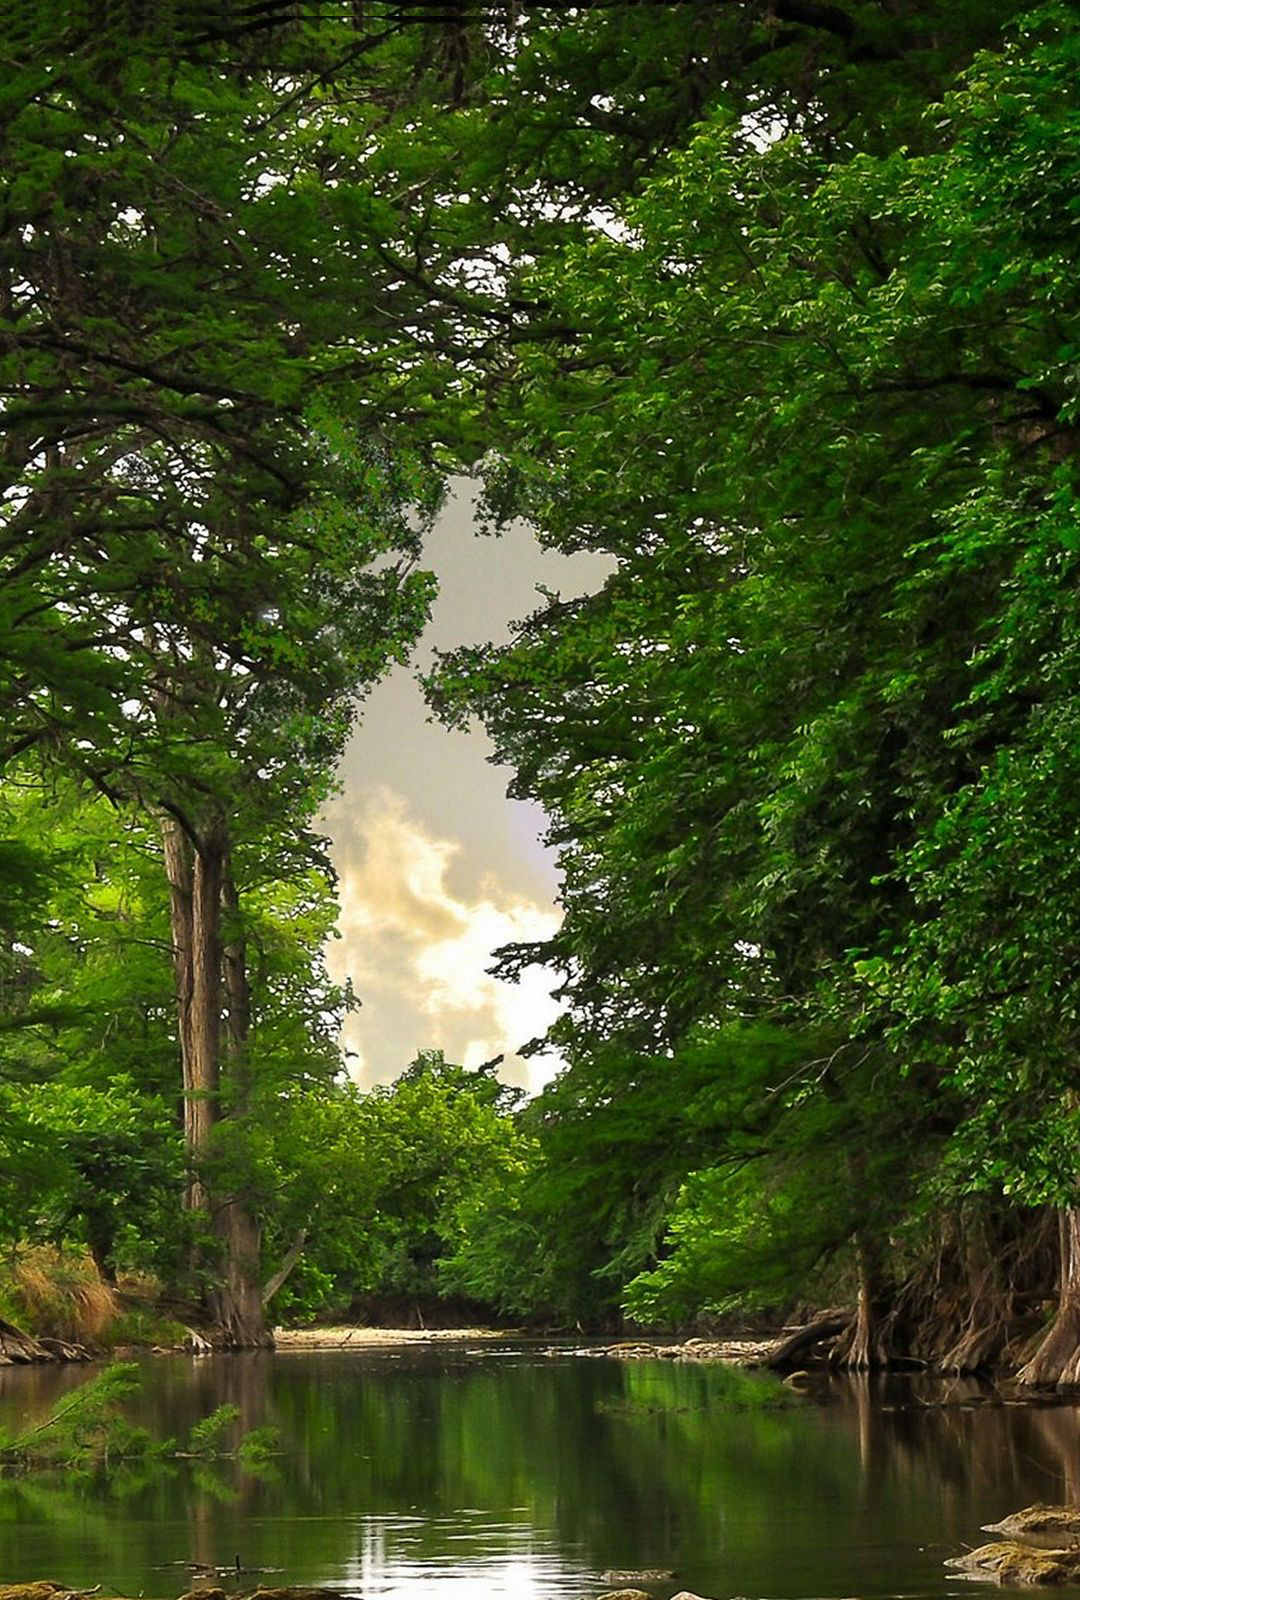
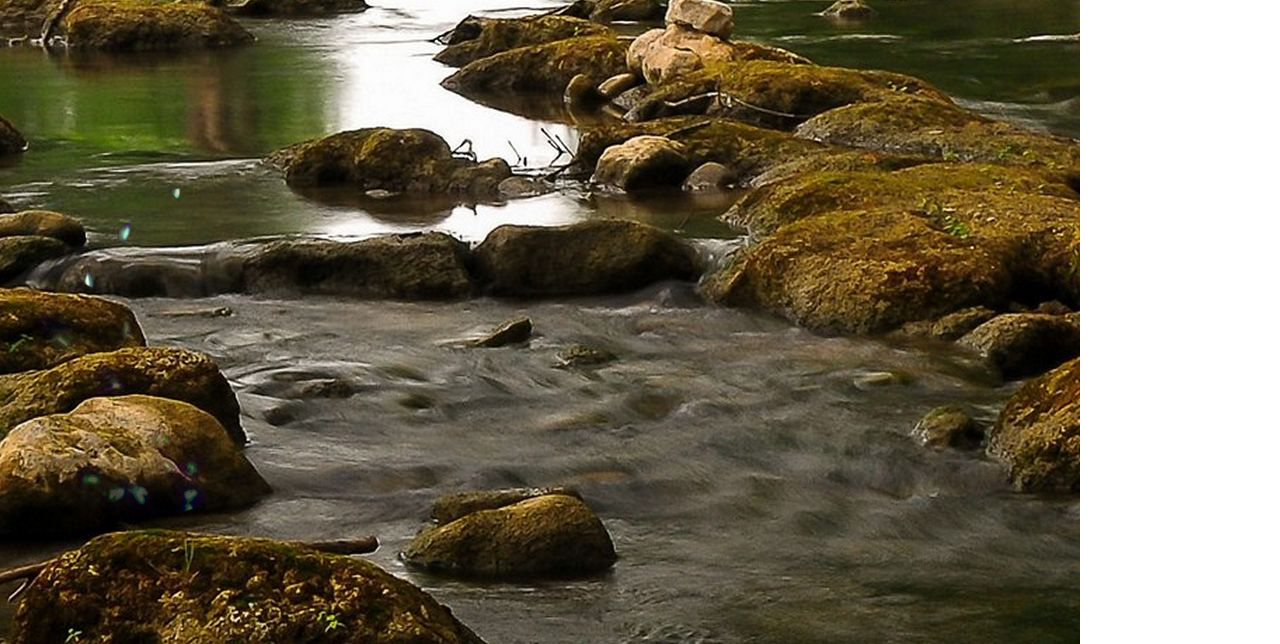
<file: index.html>
<!doctype html>
<html>
<head>
<meta charset="utf-8">
<title>The Little Things in Life</title>
	
<!-- 

there are time in our lives when we get so busy... we forget about 
          the little things in life

sometimes we don't appreciate those things...

-->
<link href="style.css" rel="stylesheet" type="text/css">

<style>
	li{
		cursor: pointer;		
	}
</style>
</head>

<body>
	<img src="P2Images/forest_BG.jpg" class="BGForest" alt="Background"/>
	
	<img src="P2Images/strangeanimal.png" class="Strangeanimal" alt="Strange Animal"/>
	
	<a href="Page4.html" target="blank"> 
		<img src="P2Images/lefttrees.png" class="Lefttrees" alt="Left trees"/>
	</a>
	
	<img src="P2Images/righttrees.png" class="RightTrees" 
	alt="Right Trees"/>
	
	
<ul>
		
	<li><img src="P2Images/river.png" class="River" onclick="playAudio()" 
	alt="River"/> </li>
	
</ul>		
	
<!-- 

					nature is often overlooked 
										and we don't notice
													the running water of the pond....
																nature's night lights, fireflies...
	

										and

				we overlook the beauty of it

-->

<a href="Page2.html" target="blank">
	<img src="P2Images/fireflies.png" class="Fireflies" alt="Fireflies"/>
</a>
<img src="P2Images/leftrocks.png" class="Leftrocks" alt="Left rocks"/>
<a href="Page3.html" target="blank"><img src="P2Images/palerock.png" class="Palerock" onMouseover="this.src='P2Images/lotus.png'" onMouseout="this.src='P2Images/palerock.png'" alt="Pale rock"/>
</a>
	
<audio id="ButtonClick">
		<source src="P2Audio/RunningWater.wav" 
		/>
		</audio>

<script>
  var x = document.getElementById("ButtonClick");

  function playAudio() {
    x.play();
  }

</script>
	
	
	

</body>
</html>
</file>
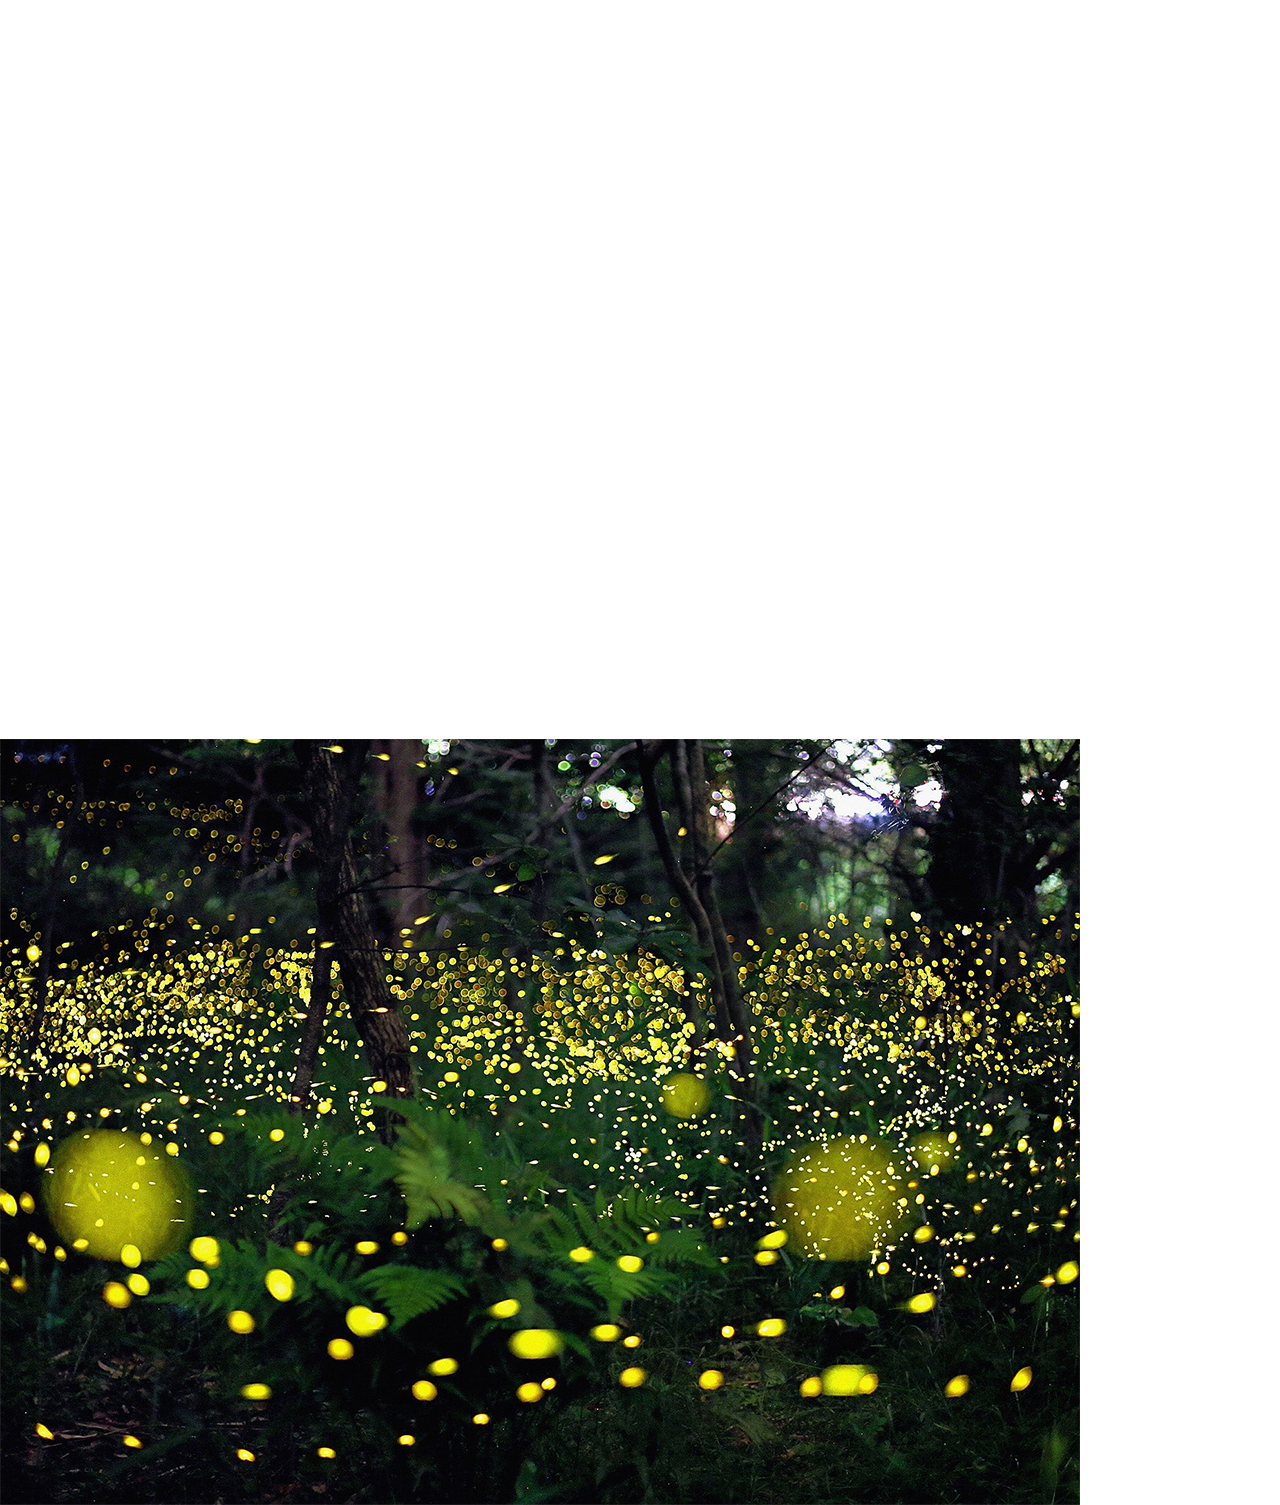
<file: Page2.html>
<!doctype html>
<html>
<head>
<meta charset="utf-8">
<title>Simple Things</title>
<link href="style.css" rel="stylesheet" type="text/css">
</head>

<body>
	<a href="index.html">
	   <img src="P2Images/NightFireflies.png" class="NightFireflies" alt="Night Fireflies"/>
	</a>
	<img src="P2Images/Quote1.png" class="Quote1" alt="Quote 1"/>
	
<!-- 

just take your time and slow down sometimes................................................................................................................................................................................................................................................ enjoy the present 

-->
	<img src="P2Images/Quote2.png" class="Quote2" alt="Quote 2"/>
</body>
</html>
</file>
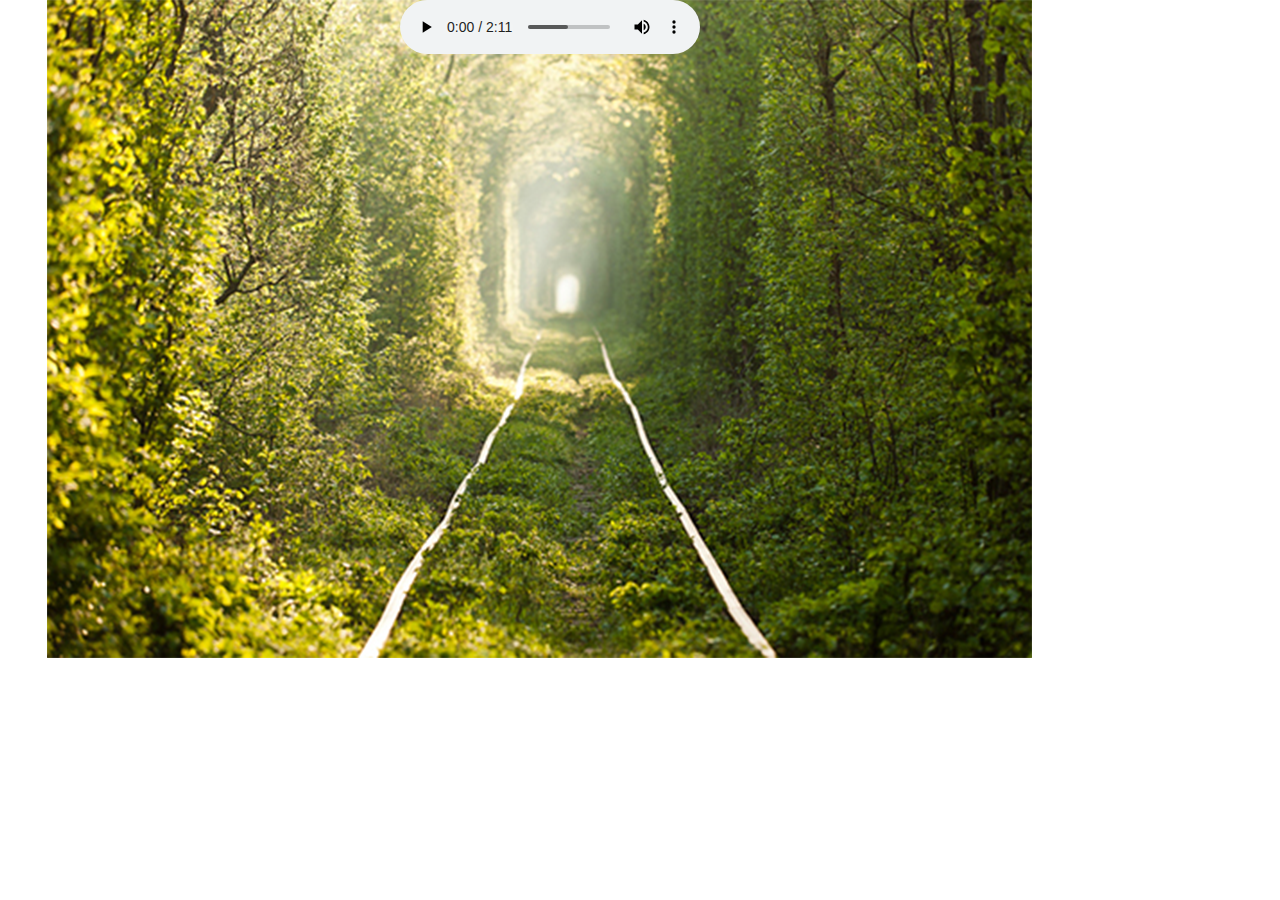
<file: Page4.html>
<!doctype html>
<html>
<head>
<meta charset="utf-8">
<title>SHHHH, Just Listen...</title>
<link href="style.css" rel="stylesheet" type="text/css">
</head>

<body>
	<img src="P2Images/PrettyWoods.png" class="PrettyWoods" alt="Pretty Woods"/>
	
	<a href="Page2.html">
		<img src="P2Images/Door.png" class="Door" alt="Door"/>
	</a>
<audio controls class="Audio">
	<source src="P2Audio/Bird Calls.mp3"/>
</audio>
</body>
</html>
</file>
<file: style.css>
@charset "utf-8";


body{
	
	margin:0;
	padding:0;

}

img{
	
	position: absolute;
}

.BGForest{
	left: 0px;
	top:0px;
	
}

.River{

  left: 0px;
  top: 1317px;
 
}

.RightTrees{
	left:411px;
	top: 0px;
	transition: left 4s;
	opacity:1;
}

.RightTrees:hover{
	left: 200px;
	
}

.Strangeanimal{
	left: 916px;
	top: 471px;
}
.FrontrockA{
	left: 399px;
	top:2088px;
	
}

.Leftrocks{
	left: 0px;
	top: 1884px;
	opacity:0.7;
	transition:top 6s,opacity 3s;
}

.Leftrocks:hover{
	top:1500px;
	opacity:1;
}

.Fireflies{
	left:0px;
	top:1760px;
}

.Palerock{
	left: 662px;
	top: 1588px;
}

.NightFireflies{
	left:0px;
	top:739px;
}

.Quote1{
	left:57px;
	top:780px;
	opacity:0; 
	transition: 5s;
}

.Quote1:hover{
	opacity:1;
}

.Quote2{
	left:493px;
	top:1290px;
	opacity:0;
	transition: 5s;
}

.Quote2:hover{
	opacity:1;
}

.Lotusbud{
	left:438px;
	top: 75px;
	opacity:0;
	transition: 3s;
}

.Lotusbud:hover{
	opacity:1;
}
.Lotussprout{
	left:395px;
	top:547px;
	opacity:0;
	transition: 3s;
	
}

.Lotussprout:hover{
	opacity:1;
}

.Lotussprout2{
	left:362px;
	top:1043px;
	opacity:0;
	transition: 3s;
}

.Lotussprout2:hover{
	opacity:1;
}
.Lotusblossom{
	left:153px;
	top:1536px;
	opacity:0;
	transition: 3s;
}

.Lotusblossom:hover{
	opacity:1;
}

.PrettyWoods{
	left: 47px;
	top:0px;
}

.Door{
	left:557px;
	top:273px;
}

.Audio{
	position: absolute;
	left: 400px;
}
</file>
